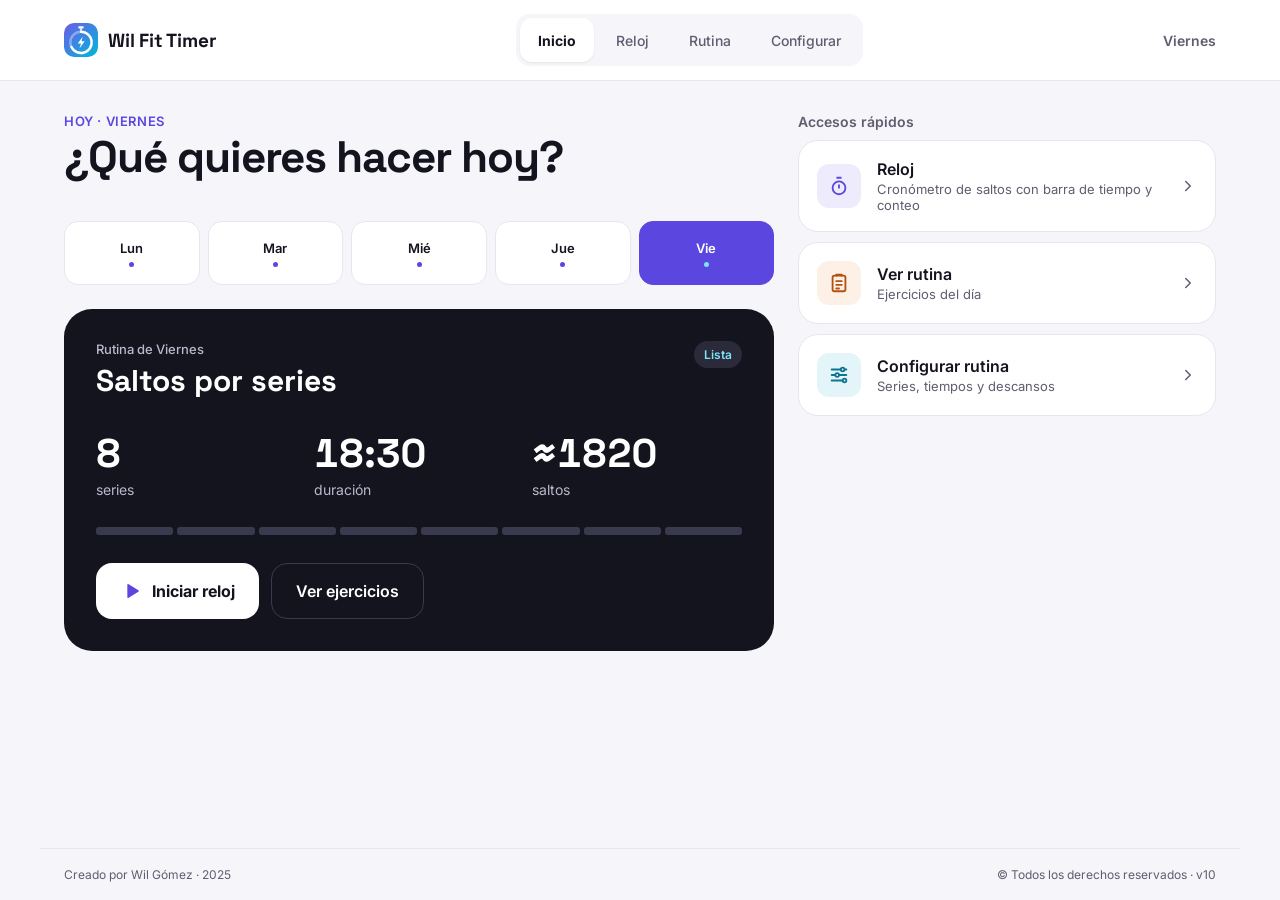
<file: index.html>
<!doctype html>
<html lang="es">
<head>
  <meta charset="utf-8">
  <meta name="viewport" content="width=device-width,initial-scale=1">
  <meta name="theme-color" content="#5B47E0">
  <title>Wil Fit Timer</title>
  <link rel="icon" type="image/svg+xml" href="assets/img/logo-icon.svg">
  <link rel="apple-touch-icon" href="assets/img/logo-icon.svg">
  <link rel="preconnect" href="https://fonts.googleapis.com">
  <link rel="preconnect" href="https://fonts.gstatic.com" crossorigin>
  <link href="https://fonts.googleapis.com/css2?family=Inter:wght@400;500;600;700&family=Space+Grotesk:wght@500;600;700&display=swap" rel="stylesheet">
  <link rel="stylesheet" href="css/styles.css?v=1792790150">
</head>
<body>
  <svg width="0" height="0" style="position:absolute" aria-hidden="true">
    <symbol id="i-home" viewBox="0 0 24 24"><path d="M3 11l9-7 9 7"/><path d="M5 10v10h14V10"/></symbol>
    <symbol id="i-clock" viewBox="0 0 24 24"><circle cx="12" cy="14" r="7"/><path d="M12 14V11"/><path d="M10 3h4"/></symbol>
    <symbol id="i-list" viewBox="0 0 24 24"><rect x="5" y="4" width="14" height="17" rx="2"/><path d="M9 4V3h6v1"/><path d="M9 10h6"/><path d="M9 14h6"/><path d="M9 18h3"/></symbol>
    <symbol id="i-sliders" viewBox="0 0 24 24"><path d="M4 6h10"/><path d="M18 6h2"/><circle cx="16" cy="6" r="2"/><path d="M4 12h4"/><path d="M12 12h8"/><circle cx="10" cy="12" r="2"/><path d="M4 18h12"/><circle cx="18" cy="18" r="2"/></symbol>
    <symbol id="i-play" viewBox="0 0 24 24"><path d="M8 5.5v13a1 1 0 0 0 1.5.86l10.5-6.5a1 1 0 0 0 0-1.72L9.5 4.64A1 1 0 0 0 8 5.5z"/></symbol>
    <symbol id="i-chev" viewBox="0 0 24 24"><path d="M9 6l6 6-6 6"/></symbol>
  </svg>

  <header class="topbar">
    <div class="topbar-in">
      <a class="logo" href="index.html"><img src="assets/img/logo-icon.svg" alt=""><span>Wil Fit Timer</span></a>
      <nav class="mainnav" aria-label="Principal">
        <a href="index.html" aria-current="page"><svg class="ico"><use href="#i-home"/></svg>Inicio</a>
        <a id="navReloj" href="rutina.html#reloj"><svg class="ico"><use href="#i-clock"/></svg>Reloj</a>
        <a id="navRutina" href="rutina.html#rutina"><svg class="ico"><use href="#i-list"/></svg>Rutina</a>
        <a id="navConfig" href="rutina.html#config"><svg class="ico"><use href="#i-sliders"/></svg>Configurar</a>
      </nav>
      <span class="daylabel" id="dayLabel"></span>
    </div>
  </header>

  <main class="view home">
    <section class="home-main">
      <div class="page-head">
        <div class="eyebrow">Hoy · <span id="dayName">Lunes</span></div>
        <h1>¿Qué quieres hacer hoy?</h1>
      </div>

      <nav class="days" id="days" aria-label="Días de la semana"></nav>

      <div class="today">
        <div class="today-top">
          <div><small>Rutina de <span id="dayName2">Lunes</span></small><strong>Saltos por series</strong></div>
          <span class="today-badge">Lista</span>
        </div>
        <div class="today-stats">
          <div><span id="stSeries">0</span><small>series</small></div>
          <div><span id="stDur">00:00</span><small>duración</small></div>
          <div><span id="stJumps">≈0</span><small>saltos</small></div>
        </div>
        <div class="today-segs" id="segs" aria-hidden="true"></div>
        <div class="today-cta">
          <a class="cta main" id="goReloj" href="rutina.html#reloj"><svg class="ico fill"><use href="#i-play"/></svg>Iniciar reloj</a>
          <a class="cta alt" id="goRutina0" href="rutina.html#rutina">Ver ejercicios</a>
        </div>
      </div>
    </section>

    <aside class="quick">
      <h2>Accesos rápidos</h2>
      <a class="qlink q-reloj" id="goReloj2" href="rutina.html#reloj">
        <span class="qicon a"><svg class="ico"><use href="#i-clock"/></svg></span>
        <span class="qtxt"><b>Reloj</b><small>Cronómetro de saltos con barra de tiempo y conteo</small></span>
        <svg class="ico chev"><use href="#i-chev"/></svg>
      </a>
      <a class="qlink" id="goRutina" href="rutina.html#rutina">
        <span class="qicon b"><svg class="ico"><use href="#i-list"/></svg></span>
        <span class="qtxt"><b>Ver rutina</b><small>Ejercicios del día</small></span>
        <svg class="ico chev"><use href="#i-chev"/></svg>
      </a>
      <a class="qlink" id="goConfig" href="rutina.html#config">
        <span class="qicon c"><svg class="ico"><use href="#i-sliders"/></svg></span>
        <span class="qtxt"><b>Configurar rutina</b><small>Series, tiempos y descansos</small></span>
        <svg class="ico chev"><use href="#i-chev"/></svg>
      </a>
    </aside>
  </main>

  <footer class="footer"><span>Creado por Wil Gómez · 2025</span><span>© Todos los derechos reservados · v10</span></footer>

  <script src="js/config.js?v=1792790150"></script>
  <script src="js/inicio.js?v=1792790150"></script>
</body>
</html>
</file>
<file: css/styles.css>
/* Wil Fit Timer — rediseño. Solo presentación; la lógica vive en js/. */
:root{
  --bg:#F5F5FA; --card:#FFFFFF; --line:#E6E6EF; --ink:#14141F; --muted:#5E5E70;
  --brand:#5B47E0; --brand-d:#4433C2; --brand-soft:#EEEBFD; --cyan:#0891B2; --cyan-soft:#E3F5F9;
  --work:#059669; --work-d:#047857; --rest:#2563EB; --rest-d:#1D4ED8; --prep:#D97706;
  --font-num:'Space Grotesk',system-ui,sans-serif;
  --font:'Inter',system-ui,-apple-system,'Segoe UI',Roboto,sans-serif;
  /* tema de fase (se redefine en #viewReloj[data-phase]) */
  --ring:#D97706; --track:#FBEBD9; --ptext:#9A3F07; --chip-bg:#FDF0E6; --chip-fg:#9A3F07; --play:#5B47E0;
}
*{box-sizing:border-box}
html{-webkit-text-size-adjust:100%}
body{margin:0;font-family:var(--font);color:var(--ink);background:var(--bg);
  min-height:100vh;min-height:100dvh;display:flex;flex-direction:column;
  padding-bottom:84px;transition:background-color .4s ease}
body.view-reloj.phase-preparation{background:#FEF3C7}
body.view-reloj.phase-exercise{background:#DCFCE7}
body.view-reloj.phase-rest{background:#FFE4E4}
h1,h2,h3,p{margin:0}
a{color:var(--brand)}
.hidden{display:none !important}
.ico{width:22px;height:22px;flex:none;stroke:currentColor;fill:none;stroke-width:2;stroke-linecap:round;stroke-linejoin:round}
.ico.fill{fill:currentColor;stroke:none}
:focus-visible{outline:3px solid var(--brand);outline-offset:2px}
.num{font-family:var(--font-num);font-variant-numeric:tabular-nums}

/* ===== Cabecera y navegación ===== */
.topbar{background:var(--card);border-bottom:1px solid var(--line)}
.topbar-in{max-width:1200px;margin:0 auto;padding:12px 20px;display:flex;align-items:center;justify-content:space-between;gap:16px}
.logo{display:flex;align-items:center;gap:10px;text-decoration:none;color:var(--ink)}
.logo img{width:34px;height:34px;border-radius:10px;display:block}
.logo span{font-family:var(--font-num);font-weight:700;font-size:19px;letter-spacing:-.2px}
.daylabel{font-size:14px;font-weight:600;color:var(--muted)}
.mainnav{position:fixed;left:0;right:0;bottom:0;z-index:50;display:grid;grid-template-columns:repeat(4,minmax(0,1fr));
  background:var(--card);border-top:1px solid var(--line);padding:8px 8px calc(10px + env(safe-area-inset-bottom))}
.mainnav a,.mainnav button{display:flex;flex-direction:column;align-items:center;justify-content:center;gap:4px;min-height:48px;
  padding:6px 0;border:0;background:none;font:inherit;font-size:12px;font-weight:500;color:var(--muted);text-decoration:none;cursor:pointer;border-radius:12px}
.mainnav [aria-current=page]{color:var(--brand);font-weight:700}

/* ===== Botones ===== */
.btn{display:inline-flex;align-items:center;justify-content:center;gap:8px;min-height:44px;padding:0 18px;border-radius:14px;
  border:1px solid var(--line);background:var(--card);color:var(--ink);font:inherit;font-size:15px;font-weight:600;cursor:pointer;text-decoration:none}
.btn:hover{background:#FAFAFD}
.btn.primary{background:var(--brand);border-color:var(--brand);color:#fff}
.btn.primary:hover{background:var(--brand-d)}
.btn.danger{color:#B42318}
.btn.small{min-height:44px;min-width:44px;padding:0 12px;font-size:14px}
.btn:disabled{opacity:.5;cursor:default}

/* ===== Vistas ===== */
.view{width:100%;max-width:1200px;margin:0 auto;padding:20px 16px 24px;flex:1}
.page-head{margin-bottom:16px}
.eyebrow{font-size:13px;font-weight:600;color:var(--brand);letter-spacing:.6px;text-transform:uppercase}
.page-head h1{font-family:var(--font-num);font-size:30px;line-height:1.1;letter-spacing:-.6px;margin-top:4px}
.card{background:var(--card);border:1px solid var(--line);border-radius:22px;padding:18px}

/* ===== Reloj ===== */
.reloj-grid{display:flex;flex-direction:column;gap:12px}
.reloj-main,.reloj-side{display:contents}
.clock-card{order:1;display:flex;flex-direction:column;align-items:center;gap:16px;padding:12px 0 0}
.chips{display:flex;flex-wrap:wrap;justify-content:center;gap:8px}
.chip{font-size:13px;font-weight:700;padding:7px 12px;border-radius:999px;background:var(--card);border:1px solid var(--line);font-variant-numeric:tabular-nums}
.chip-phase{background:var(--chip-bg);color:var(--chip-fg);border-color:transparent;letter-spacing:.6px;text-transform:uppercase}
.ring{position:relative;width:min(100%,330px);aspect-ratio:1;container-type:inline-size}
.ring svg{position:absolute;inset:0;width:100%;height:100%;transform:rotate(-90deg)}
.ring circle{fill:none;stroke-width:20}
.ring .face{fill:var(--card)}
.ring .track{stroke:var(--track)}
.ring .arc{stroke:var(--ring);stroke-linecap:round;stroke-dasharray:1030.44;transition:stroke .4s}
.ring-in{position:absolute;inset:0;display:flex;flex-direction:column;align-items:center;justify-content:center;gap:2px;text-align:center;padding:0 12%}
.ring-in .lbl{font-size:max(14px,4.6cqw);font-weight:700;letter-spacing:.2em;text-transform:uppercase;color:var(--ptext)}
.ring-in .time{font-family:var(--font-num);font-variant-numeric:tabular-nums;font-size:26cqw;font-weight:700;line-height:1;letter-spacing:-.03em}
.ring-in .next{font-size:clamp(13px,4.2cqw,17px);color:var(--muted)}
.controls{display:flex;align-items:center;justify-content:center;gap:14px;flex-wrap:wrap}
.ctl{min-width:56px;min-height:56px;padding:0 14px;border-radius:28px;border:1px solid var(--line);background:var(--card);color:var(--ink);
  display:flex;align-items:center;justify-content:center;gap:8px;font:inherit;font-size:15px;font-weight:600;cursor:pointer}
.ctl:disabled{opacity:.45;cursor:default}
.ctl .lbl-t{display:none}
.ctl.play{min-width:176px;height:64px;padding:0 28px;border:0;border-radius:32px;background:var(--play);color:#fff;font-size:17px;font-weight:700;
  box-shadow:0 10px 24px rgba(20,20,31,.22);transition:background-color .4s}
.ctl.play .ico{width:26px;height:26px}
.ctl.play[data-state=pause] .i-play,.ctl.play:not([data-state=pause]) .i-pause{display:none}

.acc-pair{order:2;display:grid;grid-template-columns:1fr 1fr;gap:10px}
.acc{background:var(--card);border:1px solid var(--line);border-radius:18px;padding:12px 14px;display:flex;flex-direction:column;gap:6px}
.acc-t{display:flex;align-items:center;gap:6px;font-size:12px;font-weight:600}
.acc-t i{width:8px;height:8px;border-radius:4px;background:currentColor}
.acc-v{font-family:var(--font-num);font-variant-numeric:tabular-nums;font-size:30px;font-weight:700;line-height:1}
.bar{height:6px;border-radius:3px;overflow:hidden;display:flex}
.bar b{display:block;height:100%;width:0;border-radius:3px}
.acc-n{font-size:12px;color:var(--muted);font-variant-numeric:tabular-nums}
.acc.work .acc-t{color:var(--work-d)} .acc.work .bar{background:#D1FAE5} .acc.work .bar b{background:var(--work)}
.acc.rest .acc-t{color:var(--rest-d)} .acc.rest .bar{background:#DBEAFE} .acc.rest .bar b{background:var(--rest)}

.stats{order:3;display:grid;grid-template-columns:repeat(3,minmax(0,1fr));background:var(--card);border:1px solid var(--line);border-radius:16px;padding:10px 4px}
.stats div{display:flex;flex-direction:column;align-items:center;gap:1px}
.stats div+div{border-left:1px solid var(--line)}
.stats span{font-family:var(--font-num);font-variant-numeric:tabular-nums;font-size:22px;font-weight:700}
.stats small{font-size:12px;color:var(--muted)}

.timeline-card{order:4;background:var(--card);border:1px solid var(--line);border-radius:20px;padding:14px 16px;display:flex;flex-direction:column;gap:10px}
.tl-head{display:flex;flex-wrap:wrap;justify-content:space-between;gap:8px;font-size:13px;color:var(--muted)}
.tl-head b{color:var(--ink);font-weight:600}
.legend{display:none;gap:14px}
.legend span{display:flex;align-items:center;gap:6px}
.legend i{width:10px;height:10px;border-radius:3px}
.timeline{display:flex;gap:2px;height:12px}
.seg{position:relative;overflow:hidden;border-radius:3px;min-width:2px}
.seg i{position:absolute;inset:0 auto 0 0;width:0}
.seg.prep,.seg.ready{background:#FBEBD9} .seg.prep i,.seg.ready i{background:var(--prep)}
.seg.work{background:#CDEFE0} .seg.work i{background:var(--work)}
.seg.rest{background:#D6E4FB} .seg.rest i{background:var(--rest)}
.tl-meta{display:flex;justify-content:space-between;font-size:12px;color:var(--muted);font-variant-numeric:tabular-nums}

.series-card{order:5;display:none;background:var(--card);border:1px solid var(--line);border-radius:20px;padding:6px;flex-direction:column}
.series-card header{display:flex;justify-content:space-between;align-items:center;padding:10px 12px 6px}
.series-card h2{font-size:14px;font-weight:600}
.series-card header button{background:none;border:0;font:inherit;font-size:13px;font-weight:600;color:var(--brand);cursor:pointer;min-height:44px;padding:0 6px}
.srow{display:flex;align-items:center;gap:12px;padding:8px 12px;border-radius:12px}
.snum{width:28px;height:28px;flex:none;border-radius:9px;display:flex;align-items:center;justify-content:center;font-size:13px;font-weight:700;background:#F0F0F5;color:var(--muted)}
.sdesc{flex:1;font-size:14px;font-weight:500;font-variant-numeric:tabular-nums}
.sst{font-size:12px;font-weight:600;color:var(--muted)}
.srow[data-st=done] .snum{background:var(--brand);color:#fff} .srow[data-st=done] .sst{color:var(--brand-d)}
.srow[data-st=work]{background:#D1FAE5} .srow[data-st=work] .snum{background:var(--work-d);color:#fff} .srow[data-st=work] .sst{color:var(--work-d)}
.srow[data-st=rest]{background:#DBEAFE} .srow[data-st=rest] .snum{background:var(--rest-d);color:#fff} .srow[data-st=rest] .sst{color:var(--rest-d)}

/* tema por fase */
#viewReloj[data-phase=work]{--ring:#059669;--track:#D1FAE5;--ptext:#047857;--chip-bg:#D1FAE5;--chip-fg:#065F46;--play:#047857}
#viewReloj[data-phase=rest]{--ring:#2563EB;--track:#DBEAFE;--ptext:#1D4ED8;--chip-bg:#DBEAFE;--chip-fg:#1E40AF;--play:#1D4ED8}

/* resumen final */
.summary{max-width:480px;margin:20px auto 0;text-align:center;display:flex;flex-direction:column;align-items:center;gap:8px}
.summary h2{font-family:var(--font-num);font-size:26px}
.summary-total{font-family:var(--font-num);font-variant-numeric:tabular-nums;font-size:76px;font-weight:700;line-height:1;color:var(--brand)}
.summary-lbl{color:var(--muted)}
.summary-table{width:100%;border-collapse:collapse;margin:8px 0}
.summary-table th,.summary-table td{padding:8px;border-bottom:1px solid var(--line);font-variant-numeric:tabular-nums}
.summary-table th{color:var(--muted);font-size:12px;text-transform:uppercase}

/* ===== Rutina (ejercicios) ===== */
.ex-card{max-width:720px}
.card-head{display:flex;justify-content:space-between;align-items:center;gap:12px;margin-bottom:12px}
.card-head h2{font-family:var(--font-num);font-size:22px}
.ex-list{list-style:none;padding:0;margin:0 0 12px;display:flex;flex-direction:column;gap:8px}
.ex-list li{display:flex;align-items:center;justify-content:space-between;gap:10px;padding:10px 12px;border-radius:14px;background:var(--bg)}
.ex-list .text{flex:1;line-height:1.4}
.edit-actions{display:flex;justify-content:flex-end}

/* ===== Configuración ===== */
.cfg{max-width:720px;display:flex;flex-direction:column;gap:14px}
.cfg-row{display:grid;grid-template-columns:repeat(3,minmax(0,1fr));gap:10px}
label{display:block;font-size:12px;font-weight:600;color:var(--muted);margin-bottom:4px}
input[type=number],input[type=text],.modal-item input,#newExerciseInput{width:100%;min-height:44px;padding:8px 10px;border-radius:12px;border:1px solid #CFCFDD;background:var(--card);color:var(--ink);font:inherit;font-size:16px}
input[type=number]{text-align:center;font-family:var(--font-num);font-variant-numeric:tabular-nums}
.block{display:grid;grid-template-columns:repeat(3,minmax(0,1fr)) 44px;gap:8px;align-items:end;margin-bottom:10px}
.cfg-actions{display:flex;flex-wrap:wrap;gap:10px}
.hint{font-size:14px;color:var(--muted);font-variant-numeric:tabular-nums}

/* ===== Modal ===== */
.modal{position:fixed;inset:0;z-index:100;display:flex;align-items:center;justify-content:center;background:rgba(20,20,31,.5);padding:16px}
.modal-panel{background:var(--card);width:min(620px,100%);max-height:90vh;overflow:auto;border-radius:22px;padding:20px}
.modal-panel h3{font-family:var(--font-num);font-size:20px;margin-bottom:12px}
#modalList{max-height:260px;overflow:auto;margin:10px 0}
.modal-item{display:flex;gap:8px;align-items:center;margin-bottom:8px}
.modal-actions{display:flex;gap:8px;align-items:center}
.modal-footer{display:flex;gap:8px;justify-content:flex-end;margin-top:14px}

/* ===== Inicio ===== */
.home{display:flex;flex-direction:column;gap:20px}
.home-main{display:flex;flex-direction:column;gap:18px;min-width:0}
.days{display:grid;grid-template-columns:repeat(5,minmax(0,1fr));gap:8px}
.day{min-height:52px;border-radius:14px;border:1px solid var(--line);background:var(--card);color:var(--ink);font:inherit;font-size:13px;font-weight:600;
  display:flex;flex-direction:column;align-items:center;justify-content:center;gap:6px;cursor:pointer}
.day i{width:5px;height:5px;border-radius:3px;background:transparent}
.day.past i{background:var(--brand)}
.day[aria-pressed=true]{background:var(--brand);border-color:var(--brand);color:#fff}
.day[aria-pressed=true] i{background:#7DE3F4}
.today{background:#14141F;color:#fff;border-radius:24px;padding:20px;display:flex;flex-direction:column;gap:18px}
.today-top{display:flex;justify-content:space-between;align-items:flex-start;gap:10px}
.today-top small{display:block;font-size:13px;color:#B9B9CC;font-weight:500;margin-bottom:4px}
.today-top strong{font-family:var(--font-num);font-size:22px}
.today-badge{font-size:12px;font-weight:600;background:#2A2A3A;color:#7DE3F4;padding:6px 10px;border-radius:999px;white-space:nowrap}
.today-stats{display:grid;grid-template-columns:repeat(3,minmax(0,1fr));gap:8px}
.today-stats span{display:block;font-family:var(--font-num);font-variant-numeric:tabular-nums;font-size:26px;font-weight:700}
.today-stats small{font-size:12px;color:#B9B9CC}
.today-segs{display:grid;grid-auto-flow:column;grid-auto-columns:minmax(0,1fr);gap:4px}
.today-segs i{height:6px;border-radius:3px;background:#3A3A4E}
.today-cta{display:flex;flex-wrap:wrap;gap:12px}
.cta{min-height:56px;padding:0 24px;border-radius:16px;display:flex;align-items:center;justify-content:center;gap:10px;font-weight:700;font-size:16px;text-decoration:none}
.cta.main{background:#fff;color:#14141F;flex:1 1 200px}
.cta.main .ico{color:var(--brand)}
.cta.alt{border:1px solid #3A3A4E;color:#fff;font-weight:600;display:none}
.quick{display:flex;flex-direction:column;gap:10px}
.quick h2{display:none;font-size:14px;font-weight:600;color:var(--muted)}
.qlink{display:flex;align-items:center;gap:14px;background:var(--card);border:1px solid var(--line);border-radius:18px;padding:14px 16px;text-decoration:none;color:var(--ink);min-height:44px}
.qicon{width:44px;height:44px;border-radius:12px;display:flex;align-items:center;justify-content:center;flex:none}
.qicon.a{background:var(--brand-soft);color:var(--brand)} .qicon.b{background:#FDF0E6;color:#B4500F} .qicon.c{background:var(--cyan-soft);color:#0E7490}
.qtxt{display:flex;flex-direction:column;gap:2px;flex:1}
.qtxt b{font-size:16px;font-weight:600} .qtxt small{font-size:13px;color:var(--muted)}
.qlink .chev{width:18px;height:18px;color:var(--muted)}
.qlink.q-reloj{display:none}

/* ===== Pie ===== */
.footer{display:flex;flex-direction:column;align-items:center;gap:2px;padding:14px 16px;font-size:12px;color:var(--muted);text-align:center}

/* ===== Escritorio ===== */
@media(min-width:900px){
  body{padding-bottom:0}
  .topbar-in{padding:14px 24px}
  .mainnav{position:static;display:flex;gap:4px;background:var(--bg);border:0;border-radius:14px;padding:4px}
  .mainnav a,.mainnav button{flex-direction:row;min-height:44px;padding:0 18px;font-size:14px}
  .mainnav .ico{display:none}
  .mainnav [aria-current=page]{background:var(--card);color:var(--ink);box-shadow:0 1px 2px rgba(20,20,31,.08)}
  .view{padding:32px 24px}
  .page-head h1{font-size:44px;letter-spacing:-1px}
  .reloj-grid{display:grid;grid-template-columns:minmax(0,1.7fr) minmax(340px,1fr);gap:24px;align-items:start}
  .reloj-main,.reloj-side{display:flex;flex-direction:column;gap:16px;min-width:0}
  .reloj-side{gap:14px}
  .clock-card{background:var(--card);border:1px solid var(--line);border-radius:28px;padding:28px 24px;gap:22px}
  .ring{width:min(100%,440px)}
  .ctl{min-height:56px;border-radius:16px;padding:0 22px}
  .ctl .lbl-t{display:inline}
  .ctl.play{border-radius:20px;min-width:200px}
  .acc-pair{display:flex;flex-direction:column;gap:14px}
  .acc{border-radius:22px;padding:20px;gap:10px}
  .acc-v{font-size:40px}
  .acc.work{background:#14141F;border-color:#14141F;color:#fff}
  .acc.work .acc-t{color:#A7F3D0} .acc.work .acc-v{font-size:52px}
  .acc.work .bar{background:#1F3A31} .acc.work .bar b{background:#34D399}
  .acc.work .acc-n{color:#B9B9CC}
  .acc-t{font-size:13px} .acc-n{font-size:13px}
  .bar{height:8px;border-radius:4px}
  .stats{border-radius:18px;padding:14px 4px}
  .stats span{font-size:26px}
  .legend{display:flex}
  .timeline{height:14px;gap:3px}
  .series-card{display:flex}
  .home{display:grid;grid-template-columns:minmax(0,1.7fr) minmax(300px,1fr);gap:24px;align-items:start}
  .home-main{gap:24px}
  .days{gap:8px} .day{min-height:64px}
  .today{padding:32px;gap:28px;border-radius:28px}
  .today-top strong{font-size:30px} .today-stats span{font-size:40px} .today-stats small{font-size:14px}
  .today-segs i{height:8px}
  .cta.main{flex:0 0 auto} .cta.alt{display:flex}
  .quick h2{display:block}
  .qlink{border-radius:20px;padding:18px;gap:16px}
  .qlink.q-reloj{display:flex}
  .footer{flex-direction:row;justify-content:space-between;max-width:1200px;width:100%;margin:0 auto;padding:18px 24px;border-top:1px solid var(--line)}
}
@media(max-width:560px){.cfg-row{grid-template-columns:1fr 1fr}}
@media(prefers-reduced-motion:reduce){*{transition:none !important}}

/* ===== Dígitos que suben desde abajo ===== */
.roll{display:inline-flex;align-items:baseline;justify-content:center}
.roll .dg{display:inline-grid;overflow:hidden;line-height:1.14;padding:0 .01em}
.roll .dg>span{grid-area:1/1;text-align:center;will-change:transform}
.roll .sep{display:inline-block;line-height:1.14}

/* ===== Terminar rutina y configuración en dos paneles ===== */
.linkbtn{background:none;border:0;min-height:44px;padding:0 16px;font:inherit;font-size:14px;font-weight:600;color:var(--muted);text-decoration:underline;cursor:pointer}
.linkbtn:hover{color:var(--ink)}
.cfg-grid{display:grid;grid-template-columns:1fr;gap:14px;max-width:1100px}
.cfg-grid .cfg{max-width:none}
.cfg-title{font-family:var(--font-num);font-size:20px}
.cfg-row.two{grid-template-columns:1fr 1fr}
.cfg-row.off{opacity:.45;pointer-events:none}
.cfg-go{margin-top:14px;width:100%}
.switch{display:flex;align-items:center;gap:12px;min-height:44px;font-size:15px;font-weight:600;color:var(--ink);cursor:pointer;margin:0}
.switch input{width:22px;height:22px;accent-color:var(--brand);flex:none}
.snum{min-width:28px;padding:0 5px;width:auto}
@media(min-width:900px){.cfg-grid{grid-template-columns:1.5fr 1fr;align-items:start}.cfg-go{width:auto;min-width:200px}}
.acc-v.roll{justify-content:flex-start}

/* ===== Relieve (efecto 3D) en la pantalla Reloj ===== */
#viewReloj{--hi:rgba(255,255,255,.9);--lo:rgba(20,20,31,.2)}

/* disco del reloj: bisel elevado + esfera hundida */
#viewReloj .ring::before,#viewReloj .ring::after{content:"";position:absolute;border-radius:50%}
#viewReloj .ring::before{inset:-3%;z-index:0;background:linear-gradient(145deg,#ffffff,#dcdce8);
  box-shadow:14px 14px 30px var(--lo),-12px -12px 26px var(--hi),inset 0 0 0 1px rgba(255,255,255,.7)}
#viewReloj .ring::after{inset:7.2%;z-index:1;
  background:radial-gradient(circle at 72% 78%,#ffffff 0%,#ececf4 52%,#dcdce8 100%);
  box-shadow:inset 14px 14px 28px rgba(20,20,31,.34),inset -11px -11px 22px rgba(255,255,255,.95),inset 0 0 0 2px rgba(20,20,31,.06),0 2px 2px rgba(255,255,255,.85)}
#viewReloj .ring svg{z-index:2}
#viewReloj .ring .face{fill:none}
#viewReloj .ring-in{z-index:3}
#viewReloj .ring .track{stroke:#d3d3e0;filter:drop-shadow(0 1px 1px rgba(255,255,255,.9)) drop-shadow(0 -1px 1px rgba(20,20,31,.18))}
#viewReloj .ring .arc{filter:drop-shadow(0 3px 3px rgba(20,20,31,.35))}

/* números y etiqueta grabados */
#viewReloj .ring-in .time{color:#2a2a38;text-shadow:0 2px 1px rgba(255,255,255,.95),0 -1px 1px rgba(20,20,31,.4)}
#viewReloj .ring-in .lbl{text-shadow:0 1px 0 rgba(255,255,255,.9)}

/* botones elevados que se hunden al pulsar */
#viewReloj .ctl{border:0;background:linear-gradient(145deg,#ffffff,#e8e8f1);
  box-shadow:7px 7px 16px var(--lo),-6px -6px 14px var(--hi);transition:box-shadow .12s,transform .12s}
#viewReloj .ctl:active:not(:disabled){box-shadow:inset 5px 5px 11px rgba(20,20,31,.22),inset -4px -4px 9px var(--hi);transform:translateY(1px)}
#viewReloj .ctl:disabled{box-shadow:none;background:rgba(255,255,255,.5)}
#viewReloj .ctl.play{background:linear-gradient(160deg,color-mix(in srgb,var(--play) 78%,#fff),var(--play));
  box-shadow:0 12px 22px rgba(20,20,31,.3),inset 0 2px 0 rgba(255,255,255,.4),inset 0 -4px 0 rgba(0,0,0,.2)}
#viewReloj .ctl.play:active{box-shadow:0 3px 8px rgba(20,20,31,.3),inset 0 3px 8px rgba(0,0,0,.3);transform:translateY(3px)}

/* tarjetas, chips y barras */
#viewReloj .acc,#viewReloj .stats,#viewReloj .timeline-card,#viewReloj .series-card{border-color:rgba(255,255,255,.8);
  box-shadow:8px 8px 20px rgba(20,20,31,.12),-6px -6px 16px var(--hi)}
#viewReloj .chip{border:0;box-shadow:4px 4px 10px rgba(20,20,31,.13),-3px -3px 8px var(--hi)}
#viewReloj .chip-phase{box-shadow:inset 2px 2px 5px rgba(20,20,31,.14),inset -2px -2px 5px var(--hi)}
#viewReloj .bar{box-shadow:inset 1px 2px 4px rgba(20,20,31,.28)}
#viewReloj .bar b{box-shadow:0 1px 2px rgba(20,20,31,.3),inset 0 1px 0 rgba(255,255,255,.45)}
#viewReloj .timeline{padding:2px 0}
#viewReloj .seg{box-shadow:inset 0 1px 2px rgba(20,20,31,.2)}
#viewReloj .seg i{box-shadow:0 0 2px rgba(20,20,31,.35),inset 0 1px 0 rgba(255,255,255,.4)}
@media(min-width:900px){#viewReloj .clock-card{border-color:rgba(255,255,255,.8);box-shadow:12px 12px 30px rgba(20,20,31,.12),-8px -8px 22px var(--hi)}}
@media(min-width:900px){#viewReloj .clock-card{background:rgba(255,255,255,.4)}}

.hint.live{color:var(--work-d);font-weight:600;min-height:1.4em}
</file>
